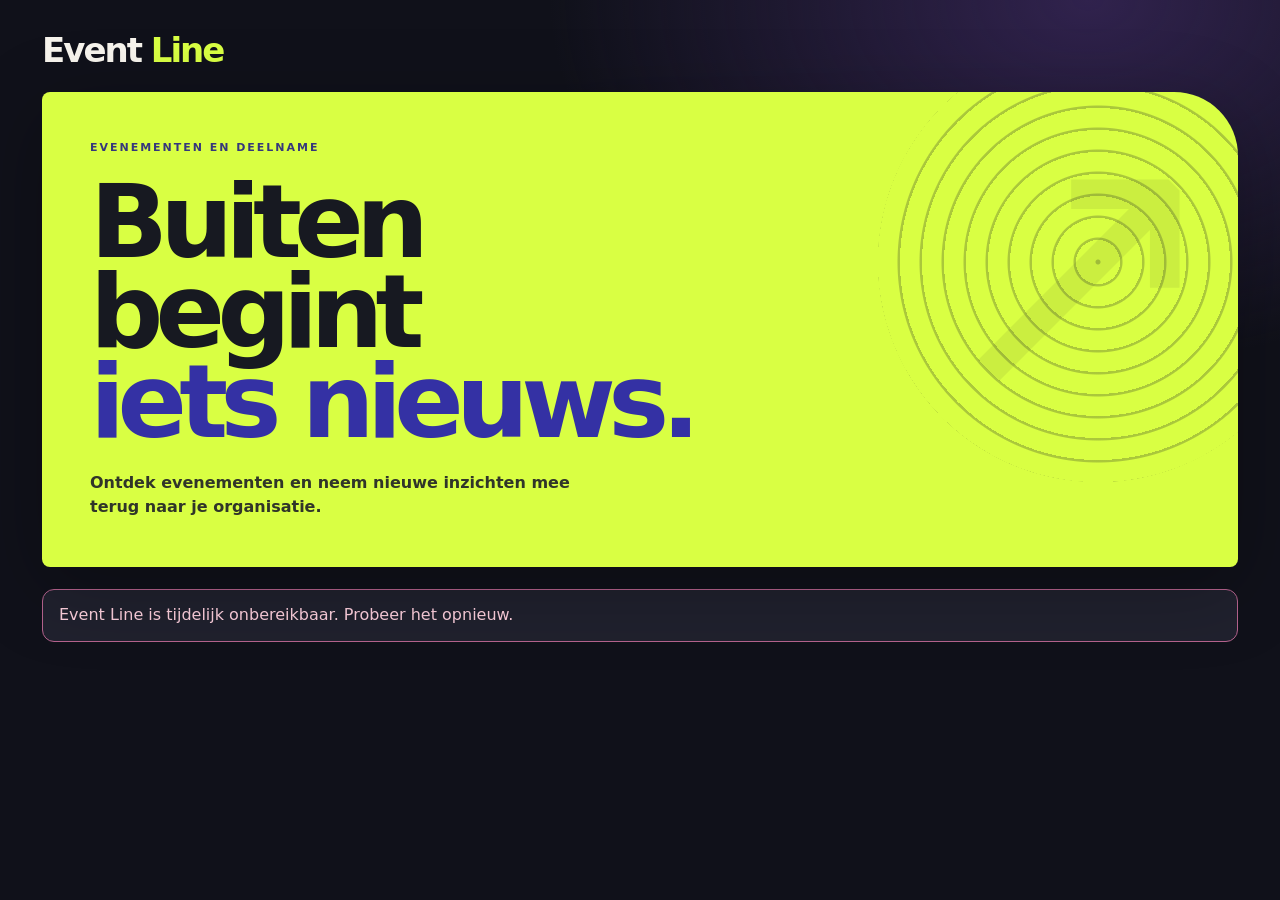
<file: index.html>
<!doctype html>
<html lang="nl">
<head>
  <meta charset="utf-8">
  <meta name="viewport" content="width=device-width,initial-scale=1">
  <meta name="referrer" content="no-referrer">
  <title>Event Line — evenementen en deelname</title>
  <link rel="stylesheet" href="eventlijn.css">
  <script src="eventlijn.js?v=20261127-account" defer></script>
</head>
<body>
  <main class="shell">
    <header class="top">
      <div class="app-brand">
        <button type="button" id="returnToSharon" aria-label="Terug naar Sharon" hidden>
          <img src="assets/sharon-logo.svg" width="28" height="28" alt="">
        </button>
        <div class="logo" aria-label="Event Line">Event <span>Line</span></div>
      </div>
      <div class="right" id="accountBar" hidden>
        <span class="chip" id="identity"></span>
        <button class="secondary" id="logout">Uitloggen</button>
      </div>
    </header>
    <section class="hero">
      <div>
        <p class="eyebrow">Evenementen en deelname</p>
        <h1>Buiten begint<br><em>iets nieuws.</em></h1>
        <p class="muted">Ontdek evenementen en neem nieuwe inzichten mee terug naar je organisatie.</p>
      </div>
      <button class="primary" id="addEvent" hidden>+ Evenement toevoegen</button>
    </section>
    <p class="status" id="status" role="status" hidden></p>
    <noscript><p>Schakel JavaScript in om Event Line te gebruiken.</p></noscript>
    <section id="access" class="panel" aria-label="Toegang tot Event Line" hidden>
      <h2 id="accessHeading">Inloggen</h2>
      <p class="muted" id="accessText" hidden></p>
      <form id="accessForm">
        <div class="fields" id="accessFields"></div>
        <button class="primary" id="accessSubmit">Inloggen</button>
      </form>
      <div id="accessOptions" class="actions"></div>
    </section>
    <section id="workspace" hidden>
      <nav class="tabs" aria-label="Onderdelen">
        <button class="tab" data-view="events">Ontdek</button>
        <button class="tab" data-view="requests">Deelname</button>
        <button class="tab" data-view="admin" hidden>Organisatie</button>
        <button class="tab" data-view="account" hidden>Sharon</button>
      </nav>
      <section id="eventsView" aria-labelledby="eventsHeading">
        <div class="stats">
          <div class="stat"><strong id="countEvents">0</strong><small>Evenementen</small></div>
          <div class="stat"><strong id="countUpcoming">0</strong><small>Aankomend of bezig</small></div>
          <div class="stat"><strong id="countRequests">0</strong><small>Zichtbare aanvragen</small></div>
        </div>
        <div class="toolbar">
          <div class="search"><input id="search" type="search" placeholder="Zoek evenement, onderwerp of locatie…" aria-label="Zoek evenementen"></div>
          <select id="filter" aria-label="Filter evenementen">
            <option value="all">Alle evenementen</option>
            <option value="upcoming">Aankomend of bezig</option>
            <option value="past">Afgelopen</option>
          </select>
        </div>
        <div class="sectionhead"><h2 id="eventsHeading">De wereld wacht.</h2></div>
        <div id="timeline" class="timeline"></div>
        <section class="spot" aria-labelledby="spotHeading">
          <h2 id="spotHeading">In de spotlights ✳</h2>
          <p>Ontdekkingen die collega’s vrijwillig hebben gedeeld.</p>
          <div id="spotlights"></div>
        </section>
      </section>
      <section id="requestsView" class="panel" aria-labelledby="requestHeading" hidden>
        <h2 id="requestHeading">Deelname</h2>
        <div id="requestList"></div>
      </section>
      <section id="adminView" class="panel" aria-labelledby="adminHeading" hidden>
        <h2 id="adminHeading">Organisatie</h2>
        <div class="actions"><button class="primary" id="invite">Medewerker uitnodigen</button></div>
        <h3>Medewerkers</h3>
        <div id="memberList"></div>
      </section>
      <section id="accountView" class="panel" aria-labelledby="accountHeading" hidden>
        <h2 id="accountHeading">Sharon</h2>
        <div id="linkSettings"></div>
      </section>
    </section>
  </main>
  <dialog class="dialog" id="dialog" aria-labelledby="dialogTitle" aria-describedby="dialogInfo">
    <h2 id="dialogTitle"></h2>
    <p class="muted" id="dialogInfo"></p>
    <p class="status" id="dialogStatus" role="status" hidden></p>
    <form id="dialogForm">
      <div id="dialogFields" class="fields"></div>
      <div class="footer">
        <button type="button" class="secondary" id="cancel">Annuleren</button>
        <button class="primary" id="submit">Opslaan</button>
      </div>
    </form>
  </dialog>
</body>
</html>
</file>
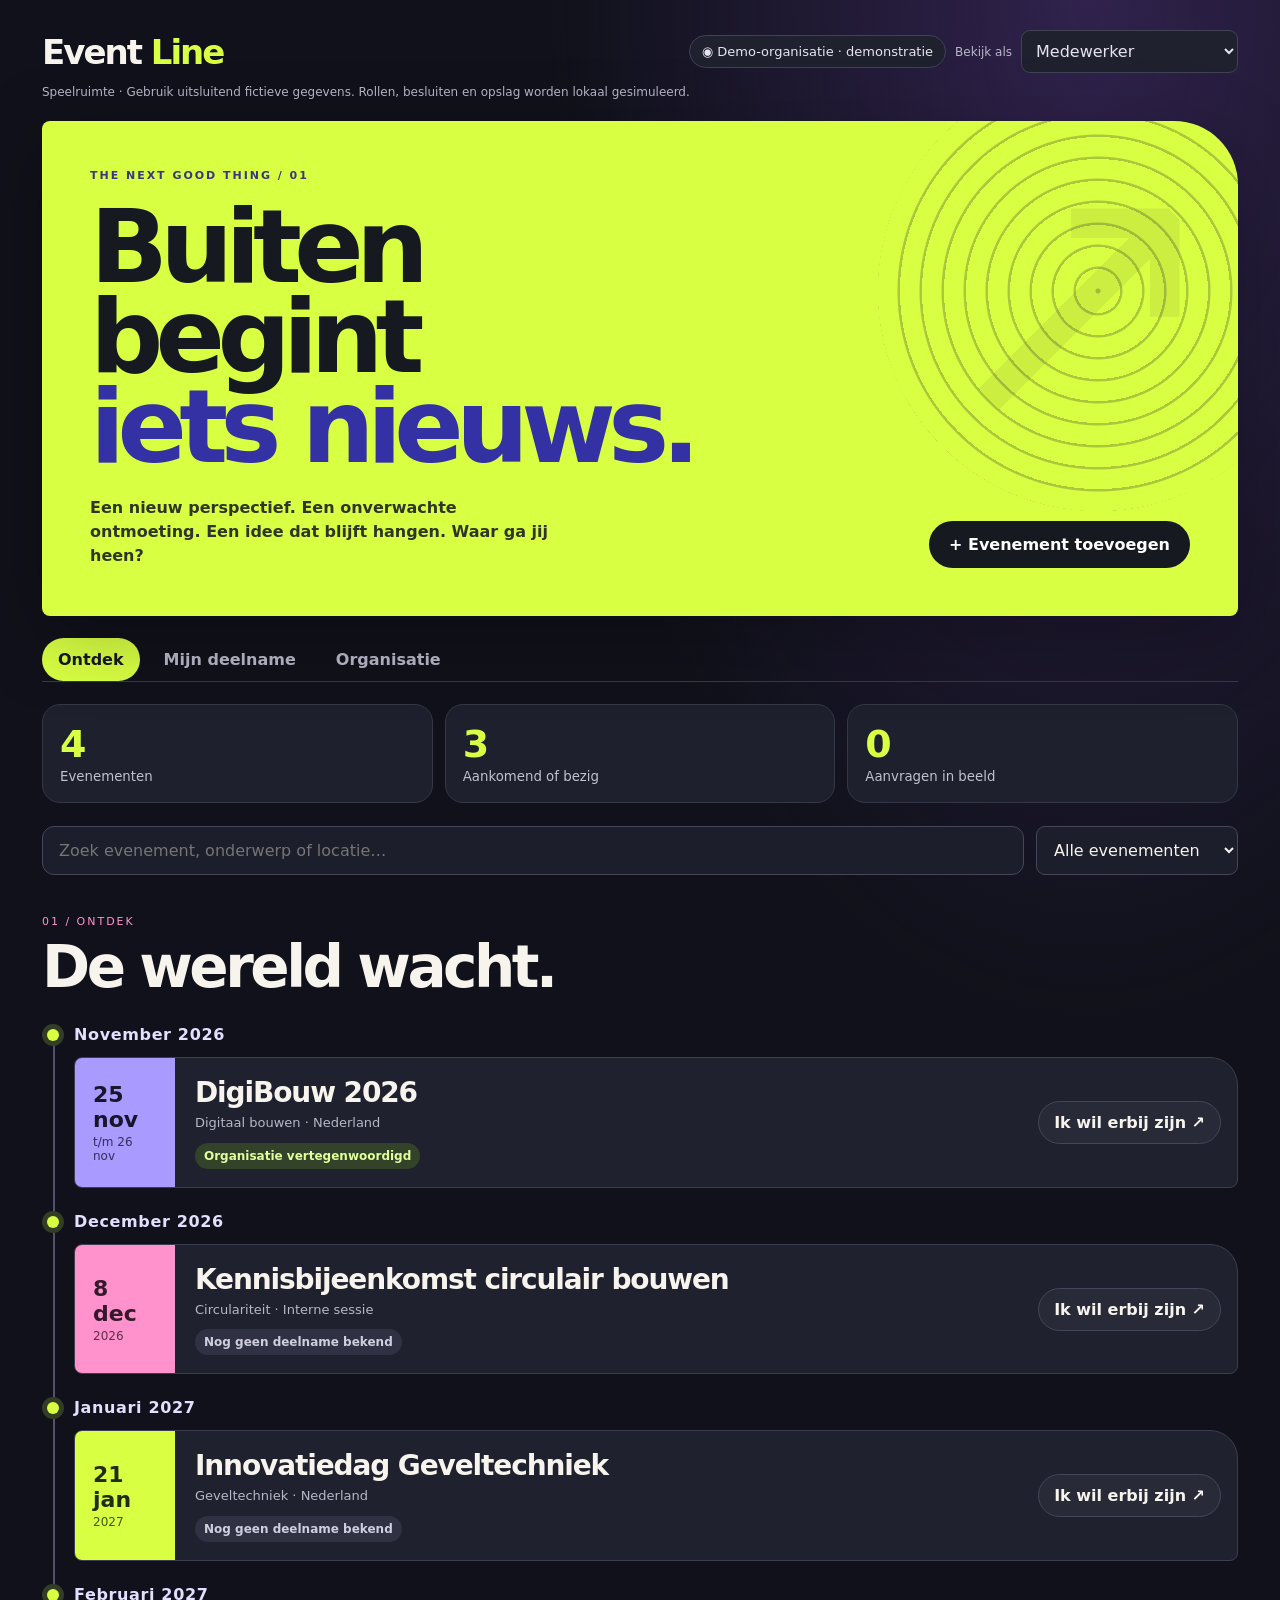
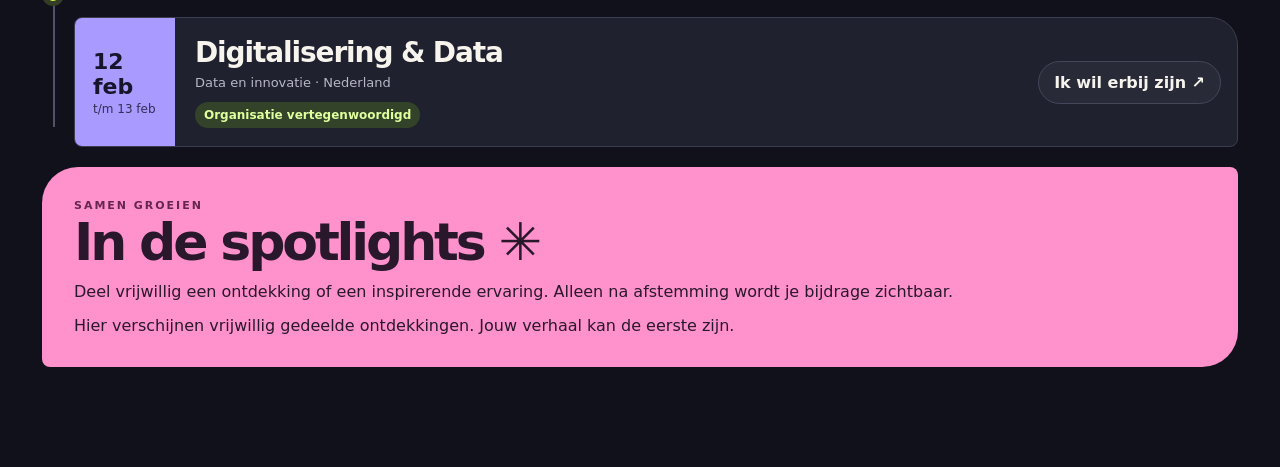
<file: demo.html>
<!doctype html><html lang="nl"><head><meta charset="utf-8"><meta name="viewport" content="width=device-width,initial-scale=1"><title>Event Line — evenementen & deelname</title><style>
:root{font-family:Inter,ui-sans-serif,system-ui,Arial;color:#1b2940;background:#f5f7fb}*{box-sizing:border-box}body{margin:0}button,input,select,textarea{font:inherit}button{cursor:pointer}button:focus-visible,input:focus-visible,select:focus-visible,textarea:focus-visible{outline:3px solid #93b4ff;outline-offset:2px}.shell{max-width:1160px;margin:auto;padding:25px 22px 80px}.top{display:flex;align-items:center;justify-content:space-between;gap:14px;flex-wrap:wrap}.logo{font-size:25px;font-weight:850;letter-spacing:-1px}.logo span{color:#5367db}.right{display:flex;align-items:center;gap:9px;flex-wrap:wrap}.chip{border:1px solid #dce2ee;border-radius:30px;padding:8px 12px;background:white;color:#56647a;font-size:13px}.notice{background:#fff8e8;border:1px solid #f3dda5;border-radius:12px;padding:12px 16px;margin:22px 0;color:#765515;font-size:13px}.hero{padding:35px 0 25px;display:flex;justify-content:space-between;gap:20px;align-items:end}.eyebrow{font-size:12px;letter-spacing:1.8px;color:#6576bd;text-transform:uppercase;font-weight:800}h1{font-size:clamp(30px,4.5vw,50px);line-height:1.12;letter-spacing:-1.7px;margin:9px 0 10px}p{line-height:1.5}.muted{color:#6c7890}.hero p{max-width:600px;margin:0}.primary{border:0;background:#4e61d5;color:white;padding:12px 17px;border-radius:10px;font-weight:750}.secondary{background:white;border:1px solid #d9e0ed;padding:11px 15px;border-radius:10px;color:#283a5b;font-weight:650}.danger{color:#b23838}.toolbar{display:flex;gap:12px;flex-wrap:wrap;align-items:center;margin:20px 0}.search{flex:1;min-width:220px}.search input{width:100%;padding:14px 16px;border:1px solid #dce3f0;border-radius:12px;background:white}select,input,textarea{border:1px solid #dce3f0;border-radius:9px;padding:10px;background:white;min-width:0}textarea{width:100%;min-height:82px;resize:vertical}.toolbar select{padding:13px}.tabs{display:flex;gap:7px;flex-wrap:wrap;margin:12px 0 22px}.tab{background:transparent;border:1px solid transparent;padding:11px 15px;border-radius:10px;color:#637087;font-weight:750}.tab.active{background:#e9edff;color:#3e50ba}.stats{display:grid;grid-template-columns:repeat(3,1fr);gap:12px;margin:0 0 23px}.stat{background:white;border:1px solid #e3e8f1;border-radius:14px;padding:17px}.stat strong{display:block;font-size:27px}.stat small{color:#728098}.timeline{position:relative;padding-left:32px;margin-top:16px}.timeline:before{content:'';position:absolute;left:11px;top:12px;bottom:20px;width:2px;background:#d8dff1}.month{font-weight:800;color:#5262aa;margin:24px 0 13px;position:relative;text-transform:capitalize}.month:before{content:'';position:absolute;left:-27px;top:4px;width:12px;height:12px;border-radius:50%;background:#6476dd;box-shadow:0 0 0 5px #e8ecff}.event{display:grid;grid-template-columns:94px 1fr auto;gap:20px;align-items:center;background:white;border:1px solid #e3e8f1;border-radius:15px;padding:20px;margin:12px 0;box-shadow:0 6px 20px #24345508}.date{font-size:22px;font-weight:850;color:#4458b7}.date span{display:block;font-size:12px;font-weight:500;color:#8490a4;margin-top:3px}.event h3{font-size:18px;margin:0 0 4px}.event p{font-size:13px;color:#7b879a;margin:0 0 10px}.tag{display:inline-block;border-radius:50px;padding:6px 9px;background:#e8f6ef;color:#237453;font-size:12px;font-weight:700}.tag.mutedtag{background:#eef1f6;color:#69778d}.tag.now{background:#fff0d8;color:#96651c}.panel{background:white;border:1px solid #e3e8f1;border-radius:15px;padding:22px;margin-top:16px}.panel h2{margin:0 0 14px}.item{padding:14px 0;border-bottom:1px solid #edf0f5;display:flex;justify-content:space-between;align-items:center;gap:14px;flex-wrap:wrap}.item:last-child{border-bottom:0}.item small{color:#748099}.actions{display:flex;gap:7px;flex-wrap:wrap}.empty{background:white;border:1px dashed #d6dfef;border-radius:12px;padding:26px;color:#7b8799}.overlay{position:fixed;inset:0;background:#16233a99;display:none;align-items:center;justify-content:center;padding:18px;z-index:10}.overlay.show{display:flex}.dialog{background:white;border-radius:18px;width:min(570px,100%);max-height:92vh;overflow:auto;padding:25px;box-shadow:0 20px 70px #17223835}.dialog h2{margin:0 0 7px}.fields{display:grid;grid-template-columns:1fr 1fr;gap:13px}.field{display:flex;flex-direction:column;gap:6px;margin:12px 0}.field label{font-size:13px;font-weight:700}.wide{grid-column:1/-1}.footer{display:flex;justify-content:flex-end;gap:8px;margin-top:20px}.hint{font-size:12px;color:#728097}.hidden{display:none!important}@media(max-width:720px){.event{grid-template-columns:1fr;gap:10px}.event .secondary{width:100%}.stats{grid-template-columns:1fr 1fr}.hero{display:block}.fields{grid-template-columns:1fr}.shell{padding:18px 14px 60px}}

:root{background:#f7f6f2;color:#18382f}.shell{max-width:1120px}.logo{color:#18382f;font-size:30px}.logo span{color:#e26c46}.hero{background:#173e33;color:#fff;border-radius:25px;padding:38px;margin:22px 0;position:relative;overflow:hidden;align-items:center}.hero:after{content:'✳';position:absolute;right:25px;top:-75px;font-size:250px;color:#ffffff0b;pointer-events:none}.hero .muted{color:#d4e5d9}.hero .eyebrow{color:#f8bc83}.hero h1{max-width:650px;font-size:clamp(36px,6vw,65px)}.primary{background:#e8a55e;color:#173e33;position:relative;z-index:1}.secondary{color:#235a48;border-color:#d4e0d7}.tab.active{background:#dcebe1;color:#174b39}.month{color:#32634f}.month:before{background:#e18b54;box-shadow:0 0 0 5px #f7e7d6}.timeline:before{background:#cbded1}.event{border:1px solid #e3e5dd;box-shadow:0 8px 25px #173e3308;grid-template-columns:100px 1fr auto;padding:0;overflow:hidden}.event .date{background:#e5eee3;color:#235a48;align-self:stretch;display:flex;flex-direction:column;justify-content:center;padding:18px}.event>div:nth-child(2){padding:18px 0}.event>button{margin:16px}.event:nth-of-type(3n+2) .date{background:#f9e5d4;color:#88452b}.event:nth-of-type(3n+3) .date{background:#e9e4f4;color:#554674}.stat{border:0;background:#fff}.stat strong{color:#235a48}.notice{background:transparent;border:0;padding:0;color:#66766d;margin:12px 0;font-size:12px}.spot{background:#f8e6d4;border-radius:18px;padding:24px;margin:20px 0}.spot h2{margin:0 0 8px}.spot p{margin:0 0 12px}.spotitem{background:#fff9f2;border-radius:12px;padding:14px;margin-top:8px}.tag{white-space:normal}.hero .primary{flex-shrink:0}.progress{font-size:12px;color:#32634f;margin-top:7px}.dialog{border-radius:24px}.event h3{font-size:20px}.toast{position:fixed;bottom:20px;left:50%;transform:translateX(-50%);background:#173e33;color:white;padding:14px 20px;border-radius:12px;z-index:30;max-width:90%;box-shadow:0 5px 25px #0003}.confetti{position:fixed;top:-20px;z-index:40;pointer-events:none;animation:fall 1.5s ease-in forwards}@keyframes fall{to{transform:translateY(110vh) rotate(480deg);opacity:0}}@media(prefers-reduced-motion:reduce){.confetti{display:none}}@media(max-width:720px){.hero{padding:25px}.hero .primary{margin-top:20px}.event{grid-template-columns:76px 1fr;gap:10px}.event .date{padding:12px;font-size:17px}.event>div:nth-child(2){padding:12px 10px 0 0}.event>button{grid-column:1/-1;width:auto!important;margin:0 12px 12px}.timeline{padding-left:22px}.timeline:before{left:4px}.month:before{left:-23px}.stats{grid-template-columns:repeat(3,1fr);gap:6px}.stat{padding:10px}.stat strong{font-size:22px}.stat small{font-size:11px}}

:root{font-family:ui-sans-serif,system-ui,sans-serif;background:#10111a;color:#f7f4ed;color-scheme:dark;--acid:#d9ff43;--pink:#ff91cc;--violet:#a99aff}body{background:radial-gradient(ellipse at 85% 0%,#30224d 0%,transparent 35%),#10111a}.shell{max-width:1240px;padding-top:30px}.logo{color:#f7f4ed;font-size:34px;letter-spacing:-2px}.logo span{color:var(--acid)}.chip,.right select{background:#20212e;color:#e7e4f1;border:1px solid #414253}.notice,.hint,.muted{color:#b8b7c8}.hero{isolation:isolate;min-height:350px;background:#d9ff43;color:#171921;border-radius:8px 64px 8px 8px;padding:48px;box-shadow:0 20px 80px #0004}.hero:before{content:'';position:absolute;z-index:-1;width:440px;height:440px;right:-80px;top:-50px;border-radius:50%;background:repeating-radial-gradient(circle at center,#171921 0 2px,transparent 3px 22px);opacity:.24;transform:rotate(-20deg)}.hero:after{content:'↗';font-size:clamp(130px,28vw,370px);right:10px;top:-35px;color:#17192112;z-index:-1}.hero h1{font-size:clamp(48px,8vw,105px);letter-spacing:-.075em;line-height:.88;margin:20px 0 24px;font-weight:900}.hero h1 em{font-style:normal;color:#3431a4}.hero .eyebrow{color:#36377c}.hero .muted{color:#303529;max-width:480px;font-weight:550}.primary{background:var(--acid);color:#171921;border-radius:99px;padding:14px 20px}.hero .primary{background:#171921;color:#fff;align-self:flex-end}.secondary{background:#292a38;color:#f7f4ed;border:1px solid #454659;border-radius:99px}.primary:hover,.secondary:hover{transform:translateY(-2px)}button{transition:transform .18s,background .18s}.tabs{border-bottom:1px solid #383946;gap:8px}.tab{color:#b8b7c8;border-radius:99px}.tab.active{background:var(--acid);color:#171921}.stat{background:#1e202d;border:1px solid #363746;border-radius:18px}.stat strong{color:var(--acid);font-size:38px;letter-spacing:-2px}.stat small{color:#c1c0cf}.search input,select,input,textarea{background:#1c1e2b;color:#f7f4ed;border-color:#454659}.sectionhead{margin:35px 0 15px}.sectionhead span,.eyebrow{color:var(--pink);font-size:11px;letter-spacing:.18em}.sectionhead h2{font-size:clamp(32px,5vw,58px);letter-spacing:-.06em;margin:4px 0}.timeline:before{background:#51516b}.month{color:#e2dfff;letter-spacing:.04em}.month:before{background:var(--acid);box-shadow:0 0 0 5px #333c25}.event{background:#20212e;border:1px solid #3c3d50;border-radius:8px 28px 8px 8px;box-shadow:none;transition:border-color .2s,transform .2s}.event:hover{border-color:var(--acid);transform:translateX(3px)}.event .date{background:var(--violet);color:#16152b}.event:nth-of-type(3n+2) .date{background:var(--pink);color:#35192b}.event:nth-of-type(3n+3) .date{background:var(--acid);color:#222b14}.date span{color:inherit;opacity:.8}.event h3{font-size:clamp(19px,2.5vw,28px);letter-spacing:-.04em}.event p,.item small{color:#b8b7c8}.tag{background:#334329;color:#e0ff9e}.tag.mutedtag{background:#303243;color:#d0cfe0}.spot{background:#ff91cc;color:#29182b;border-radius:36px 8px 36px 8px;padding:32px}.spot .eyebrow{color:#65264f}.spot h2{font-size:clamp(28px,5vw,52px);letter-spacing:-.06em}.spotitem{background:#ffe1f1;color:#29182b}.panel,.dialog,.empty{background:#20212e;color:#f7f4ed;border-color:#454659}.empty{color:#c1c0cf}.item{border-color:#3c3d50}.danger{color:#ffadbc}.toast{background:var(--acid);color:#171921}.overlay{background:#080913bb;backdrop-filter:blur(8px)}@media(max-width:720px){.shell{padding:16px 12px 50px}.hero{min-height:0;padding:27px 22px;border-radius:8px 38px 8px 8px}.hero h1{font-size:clamp(44px,11vw,72px)}.hero:before{right:-260px}.hero .primary{margin-top:24px}.stat strong{font-size:27px}.spot{padding:23px}.search{min-width:100%}.event:hover{transform:none}}@media(prefers-reduced-motion:reduce){*{transition:none!important}}
</style></head><body><div class="shell"><header class="top"><div class="logo">Event <span>Line</span></div><div class="right"><span class="chip">◉ Demo-organisatie · demonstratie</span><label for="role" class="hint">Bekijk als</label><select id="role"><option value="employee">Medewerker</option><option value="manager">Leidinggevende</option><option value="admin">Organisatiebeheerder</option></select></div></header><div class="notice">Speelruimte · Gebruik uitsluitend fictieve gegevens. Rollen, besluiten en opslag worden lokaal gesimuleerd.</div><section class="hero"><div><div class="eyebrow">THE NEXT GOOD THING / 01</div><h1>Buiten begint<br><em>iets nieuws.</em></h1><p class="muted">Een nieuw perspectief. Een onverwachte ontmoeting. Een idee dat blijft hangen. Waar ga jij heen?</p></div><button class="primary" id="add">+ Evenement toevoegen</button></section><nav class="tabs" aria-label="Onderdelen"><button class="tab active" data-view="events">Ontdek</button><button class="tab" data-view="requests">Mijn deelname</button><button class="tab" data-view="admin">Organisatie</button></nav><section id="eventsView"><div class="stats"><div class="stat"><strong id="countEvents">0</strong><small>Evenementen</small></div><div class="stat"><strong id="countUpcoming">0</strong><small>Aankomend of bezig</small></div><div class="stat"><strong id="countRequests">0</strong><small>Aanvragen in beeld</small></div></div><div class="toolbar"><div class="search"><input id="search" placeholder="Zoek evenement, onderwerp of locatie…" aria-label="Zoek evenementen"></div><select id="filter" aria-label="Filter evenementen"><option value="all">Alle evenementen</option><option value="upcoming">Aankomend / bezig</option><option value="past">Afgelopen</option></select></div><div class="sectionhead"><span>01 / ONTDEK</span><h2>De wereld wacht.</h2></div><div id="timeline" class="timeline"></div><section class="spot"><div class="eyebrow">Samen groeien</div><h2>In de spotlights ✳</h2><p>Deel vrijwillig een ontdekking of een inspirerende ervaring. Alleen na afstemming wordt je bijdrage zichtbaar.</p><div id="spotlights"></div></section></section><section id="requestsView" class="hidden"><div class="panel"><h2 id="requestHeading">Mijn aanvragen</h2><p class="muted" id="requestIntro"></p><div id="requestList"></div></div></section><section id="adminView" class="hidden"><div class="panel"><h2>Organisatie-instellingen</h2><p>Demo-organisatie is in deze demo de eerste organisatie. De organisatiebeheerder beoordeelt nieuwe accounts en neemt definitieve besluiten.</p><div class="item"><div><b>Nieuwe medewerker</b><br><small>Registratie wacht op bevestiging door organisatiebeheer</small></div><span class="tag mutedtag">Demo: nog niet gekoppeld</span></div><div class="item"><div><b>Gegevensopslag</b><br><small>JSON-export voor testdoeleinden; geen centrale opslag</small></div><button class="secondary" id="export">Exporteer demo-JSON</button></div><div class="item"><div><b>Demo opnieuw beginnen</b><br><small>Verwijdert alleen de lokaal opgeslagen testgegevens in deze browser</small></div><button class="secondary danger" id="reset">Reset demo</button></div></div></section></div><div class="overlay" id="overlay" role="dialog" aria-modal="true" aria-labelledby="dialogTitle"><div class="dialog"><h2 id="dialogTitle"></h2><p class="muted" id="dialogInfo"></p><form id="form"><div id="fields"></div><div class="footer"><button type="button" class="secondary" id="cancel">Annuleren</button><button type="submit" class="primary" id="submit">Opslaan</button></div></form></div></div><script>
const seed=[{id:'ev1',title:'DigiBouw 2026',start:'2026-11-25',end:'2026-11-26',location:'Nederland',topic:'Digitaal bouwen',represented:true},{id:'ev2',title:'Kennisbijeenkomst circulair bouwen',start:'2026-12-08',end:'2026-12-08',location:'Interne sessie',topic:'Circulariteit',represented:false},{id:'ev3',title:'Innovatiedag Geveltechniek',start:'2027-01-21',end:'2027-01-21',location:'Nederland',topic:'Geveltechniek',represented:false},{id:'ev4',title:'Digitalisering & Data',start:'2027-02-12',end:'2027-02-13',location:'Nederland',topic:'Data en innovatie',represented:true}];const makeId=()=> 'demo-'+Date.now().toString(36)+'-'+Math.random().toString(36).slice(2);const key='eventlijn-demo-v4';let state;try{state=JSON.parse(localStorage.getItem(key))}catch{}if(!state||!Array.isArray(state.events)||!Array.isArray(state.requests))state={events:JSON.parse(JSON.stringify(seed)),requests:[]};for(const r of state.requests){r.status=r.status.replace(/Bij Vera/g,'Bij organisatiebeheer').replace(/door Vera/g,'door organisatiebeheer');for(const h of r.history||[])h.note=h.note.replace(/Vera/g,'Organisatiebeheer')}const demoEmail='medewerker@example.test',demoManager='manager@example.test';let role='employee',view='events',selected=null,mode='';const $=id=>document.getElementById(id),save=()=>{try{localStorage.setItem(key,JSON.stringify(state))}catch{}},fmt=s=>new Date(s+'T12:00:00').toLocaleDateString('nl-NL',{day:'numeric',month:'short'}),month=s=>new Date(s+'T12:00:00').toLocaleDateString('nl-NL',{month:'long',year:'numeric'}),today=()=>new Date().toLocaleDateString('sv-SE'),norm=s=>(s||'').toLowerCase().normalize('NFD').replace(/[\u0300-\u036f]/g,'').replace(/[^a-z0-9]/g,'');function distance(a,b){a=norm(a);b=norm(b);const d=Array.from({length:a.length+1},(_,i)=>[i]);for(let j=1;j<=b.length;j++)d[0][j]=j;for(let i=1;i<=a.length;i++)for(let j=1;j<=b.length;j++)d[i][j]=Math.min(d[i-1][j]+1,d[i][j-1]+1,d[i-1][j-1]+(a[i-1]===b[j-1]?0:1));return d[a.length][b.length]}function field(name,label,type='text',required=true,extra=''){return `<div class="field"><label for="f_${name}">${label}</label><input id="f_${name}" name="${name}" type="${type}" ${required?'required':''} ${extra}></div>`}function textarea(name,label,required=true){return `<div class="field wide"><label for="f_${name}">${label}</label><textarea id="f_${name}" name="${name}" ${required?'required':''}></textarea></div>`}function open(title,info,html,action,button='Opslaan'){mode=action;$('dialogTitle').textContent=title;$('dialogInfo').textContent=info;$('fields').innerHTML=`<div class="fields">${html}</div>`;$('submit').textContent=button;$('overlay').classList.add('show');$('fields').querySelector('input')?.focus()}function close(){$('overlay').classList.remove('show')}function render(){const q=norm($('search').value),f=$('filter').value,now=today();const list=state.events.filter(e=>(!q||norm(e.title+' '+e.topic+' '+e.location).includes(q)||distance(e.title,q)<=2)&&(f==='all'||(f==='upcoming'?e.end>=now:e.end<now))).sort((a,b)=>a.start.localeCompare(b.start));$('countEvents').textContent=state.events.length;$('countUpcoming').textContent=state.events.filter(e=>e.end>=now).length;$('countRequests').textContent=state.requests.filter(r=>role==='admin'||(role==='manager'?r.manager===demoManager:r.email===demoEmail)).length;$('timeline').replaceChildren();if(!list.length){$('timeline').innerHTML='<div class="empty">Geen evenementen gevonden. Je kunt zelf een evenement toevoegen.</div>';return}let last='';for(const e of list){const m=month(e.start);if(m!==last){const h=document.createElement('div');h.className='month';h.textContent=m;$('timeline').append(h);last=m}const card=document.createElement('article');card.className='event';const date=document.createElement('div');date.className='date';date.textContent=fmt(e.start);const sub=document.createElement('span');sub.textContent=e.start!==e.end?'t/m '+fmt(e.end):e.start.slice(0,4);date.append(sub);const info=document.createElement('div'),h=document.createElement('h3');h.textContent=e.title;const p=document.createElement('p');p.textContent=e.topic+' · '+e.location;const tag=document.createElement('span');tag.className='tag'+((e.represented||state.requests.some(r=>r.eventId===e.id&&['Goedgekeurd','Evaluatie open','Afgesloten'].includes(r.status)))?'':' mutedtag');tag.textContent=(e.represented||state.requests.some(r=>r.eventId===e.id&&['Goedgekeurd','Evaluatie open','Afgesloten'].includes(r.status)))?'Organisatie vertegenwoordigd':'Nog geen deelname bekend';info.append(h,p,tag);const b=document.createElement('button');b.className='secondary';b.textContent='Ik wil erbij zijn ↗';b.onclick=()=>request(e);card.append(date,info,b);$('timeline').append(card)}}function request(e){selected=e;open('Deelname aanvragen',e.title+' · '+fmt(e.start)+(e.start===e.end?'':' – '+fmt(e.end)),field('name','Naam','text',true,'value="Demo medewerker"')+field('email','Zakelijk e-mailadres','email',true,'value="medewerker@example.test" readonly')+field('manager','E-mailadres leidinggevende','email',true,'value="manager@example.test" readonly')+field('day','Bezoekdag','date',true,`min="${e.start}" max="${e.end}" value="${e.start}"`)+textarea('goal','Wat wil je ontdekken?')+textarea('benefit','Wat kan dit jouw organisatie brengen?'),'request','Aanvraag vastleggen')}function addEvent(){open('Nieuw evenement','Controleer eerst of het evenement al in de tijdlijn staat.',field('title','Naam evenement')+field('start','Startdatum','date')+field('end','Einddatum','date')+field('location','Locatie','text',false)+field('topic','Onderwerp','text',false),'event','Evenement toevoegen');$('f_title').addEventListener('input',()=>{const v=$('f_title').value;const matches=state.events.filter(e=>norm(v).length>3&&(norm(e.title).includes(norm(v))||distance(e.title,v)<=3));$('dialogInfo').textContent=matches.length?'Mogelijk al aanwezig: '+matches.map(e=>e.title).join(', '):'Controleer eerst of het evenement al in de tijdlijn staat.'})}function requestList(){const list=$('requestList');list.replaceChildren();$('requestHeading').textContent=role==='employee'?'Mijn aanvragen':role==='manager'?'Aanvragen ter beoordeling':'Centrale aanvragen';$('requestIntro').textContent=role==='employee'?'In deze demo zijn aanvragen lokaal zichtbaar. Er is nog geen echte accountcontrole.':role==='manager'?'Voorbeeld van de eerste goedkeuringsstap.':'De organisatiebeheerder ziet alle aanvragen, inclusief openstaande beoordelingen en evaluaties.';if(!state.requests.length){list.innerHTML='<div class="empty">Nog geen aanvragen. Maak een aanvraag via de tijdlijn.</div>';return}for(const r of [...state.requests].filter(r=>role==='admin'||(role==='manager'?r.manager===demoManager:r.email===demoEmail)).reverse()){const e=state.events.find(x=>x.id===r.eventId);const item=document.createElement('div');item.className='item';const d=document.createElement('div');const b=document.createElement('b');b.textContent=(e?.title||'Evenement')+' · '+r.name;const sm=document.createElement('small');sm.textContent=`${r.day} · ${r.status} · ${r.email}`;d.append(b,document.createElement('br'),sm);const goal=document.createElement('p');goal.textContent=r.goal||'';d.append(goal);if(r.benefit){const benefit=document.createElement('small');benefit.textContent=r.benefit;d.append(benefit)}const a=document.createElement('div');a.className='actions';function btn(label,fn){const x=document.createElement('button');x.className='secondary';x.textContent=label;x.onclick=fn;a.append(x)}if(role==='manager'&&r.status==='Bij leidinggevende'){btn('Goedkeuren',()=>change(r,'Bij organisatiebeheer','Leidinggevende akkoord'));btn('Afwijzen',()=>change(r,'Afgewezen door leidinggevende','Leidinggevende afgewezen'))}if(role==='admin'){if(r.status==='Bij organisatiebeheer'){btn('Definitief akkoord',()=>change(r,'Goedgekeurd','Organisatiebeheer akkoord'));btn('Afwijzen',()=>change(r,'Afgewezen door organisatiebeheer','Organisatiebeheer afgewezen'))}if(r.status==='Goedgekeurd'){btn('Deelname intrekken',()=>change(r,'Ingetrokken door organisatiebeheer','Organisatiebeheer heeft deelname ingetrokken'))}if(r.status==='Goedgekeurd'||r.status==='Evaluatie open'){btn('Afsluiten',()=>closeOut(r))}}if(role==='employee'&&(r.status==='Goedgekeurd'||r.status==='Evaluatie open'))btn('Terugkoppeling',()=>evaluation(r));if(role==='employee'&&r.status==='Afgesloten'&&!r.spot)btn('In de spotlights',()=>spot(r));if(role==='admin'&&r.spot&&!r.spot.published)btn('Publiceren na afstemming',()=>{if(confirm('Is de tekst afgestemd met de medewerker?')){r.spot.published=true;save();renderSpots();requestList()}});if(r.spot&&r.spot.published&&(role==='employee'||role==='admin'))btn('Spotlight intrekken',()=>{r.spot.published=false;save();renderSpots();requestList()});item.append(d,a);list.append(item)}}function change(r,status,note){r.status=status;r.history.push({at:new Date().toISOString(),note});save();requestList();render()}function evaluation(r){selected=r;open('Terugkoppeling','Leg kort vast wat het evenement heeft opgeleverd.',textarea('outcome','Wat heb je daadwerkelijk opgehaald?')+field('reference','Waar is eventuele kennis opgeslagen? (link of locatie)', 'text',false),'evaluation','Terugkoppeling opslaan')}function closeOut(r){selected=r;open('Deelname afsluiten','De organisatiebeheerder kan ook na mondeling contact afsluiten.',`<div class="field wide"><label for="f_result">Afsluitreden</label><select name="result" id="f_result"><option>Doel behaald</option><option>Vervolgactie nodig</option><option>Doel niet behaald</option><option>Mondeling afgehandeld</option><option>Administratief afgesloten</option></select></div>`+textarea('note','Korte toelichting',false)+field('reference','Verwijzing naar opgeslagen kennis', 'text',false),'close','Afsluiten')}function spot(r){selected=r;open('Jouw moment in de spotlights','Vrijwillig. De organisatiebeheerder publiceert pas na afstemming.',textarea('spot','Welke ontdekking wil je delen?'),'spot','Voorstellen')}function renderSpots(){const el=$('spotlights');el.replaceChildren();const rows=state.requests.filter(r=>r.spot?.published);if(!rows.length){el.textContent='Hier verschijnen vrijwillig gedeelde ontdekkingen. Jouw verhaal kan de eerste zijn.';return}for(const r of rows){const d=document.createElement('div');d.className='spotitem';const h=document.createElement('strong');h.textContent=r.name+' · '+(state.events.find(e=>e.id===r.eventId)?.title||'Evenement');const p=document.createElement('p');p.textContent=r.spot.text;d.append(h,p);el.append(d)}}function celebrate(message){const t=document.createElement('div');t.className='toast';t.setAttribute('role','status');t.textContent=message;document.body.append(t);setTimeout(()=>t.remove(),3500);for(let i=0;i<22;i++){const c=document.createElement('span');c.className='confetti';c.textContent='✦';c.style.left=Math.random()*100+'vw';c.style.color=['#e8a55e','#32735a','#e26c46'][i%3];c.style.animationDelay=Math.random()*.35+'s';document.body.append(c);setTimeout(()=>c.remove(),2000)}}function exportJson(){const blob=new Blob([JSON.stringify({schemaVersion:2,organization:'Demo-organisatie',...state},null,2)],{type:'application/json'});const url=URL.createObjectURL(blob),a=document.createElement('a');a.href=url;a.download='eventlijn-demo.json';a.click();setTimeout(()=>URL.revokeObjectURL(url),1000)}$('form').onsubmit=ev=>{ev.preventDefault();const data={};new FormData(ev.target).forEach((value,key)=>{data[key]=value});if(mode==='event'){if(data.end<data.start){alert('Einddatum moet op of na de startdatum liggen.');return}const dup=state.events.find(e=>norm(e.title)===norm(data.title)&&e.start<=data.end&&e.end>=data.start);if(dup){alert('Dit evenement bestaat al in de gekozen periode. Gebruik de bestaande kaart.');return}state.events.push({id:makeId(),...data,represented:false})}else if(mode==='request'){state.requests.push({id:makeId(),eventId:selected.id,...data,status:'Bij leidinggevende',history:[{at:new Date().toISOString(),note:'Aanvraag lokaal aangemaakt'}]});celebrate('Aanvraag vastgelegd! Op naar iets nieuws.');}else if(mode==='spot'){selected.spot={text:data.spot,published:false};celebrate('Je bijdrage is klaar voor afstemming.');}else if(mode==='evaluation'){selected.outcome=data.outcome;selected.reference=data.reference;selected.status='Evaluatie open';selected.history.push({at:new Date().toISOString(),note:'Terugkoppeling ingevuld'})}else if(mode==='close'){selected.result=data.result;selected.note=data.note;selected.reference=data.reference||selected.reference||'';selected.status='Afgesloten';selected.history.push({at:new Date().toISOString(),note:'Afgesloten: '+data.result})}save();close();render();renderSpots();requestList();if(mode==='request'){view='requests';switchView()} };function switchView(){for(const v of ['events','requests','admin'])$(v+'View').classList.toggle('hidden',v!==view);document.querySelectorAll('[data-view]').forEach(b=>b.classList.toggle('active',b.dataset.view===view));requestList()}document.querySelectorAll('[data-view]').forEach(b=>b.onclick=()=>{view=b.dataset.view;switchView()});$('role').onchange=e=>{role=e.target.value;requestList()};$('search').oninput=render;$('filter').onchange=render;$('add').onclick=addEvent;$('cancel').onclick=close;$('overlay').onclick=e=>{if(e.target===$('overlay'))close()};document.addEventListener('keydown',e=>{if(e.key==='Escape')close()});$('export').onclick=exportJson;$('reset').onclick=()=>{if(confirm('Alle lokale demo-aanvragen en toegevoegde evenementen wissen?')){state={events:JSON.parse(JSON.stringify(seed)),requests:[]};save();render();requestList()}};render();renderSpots();switchView();
</script></body></html>
</file>
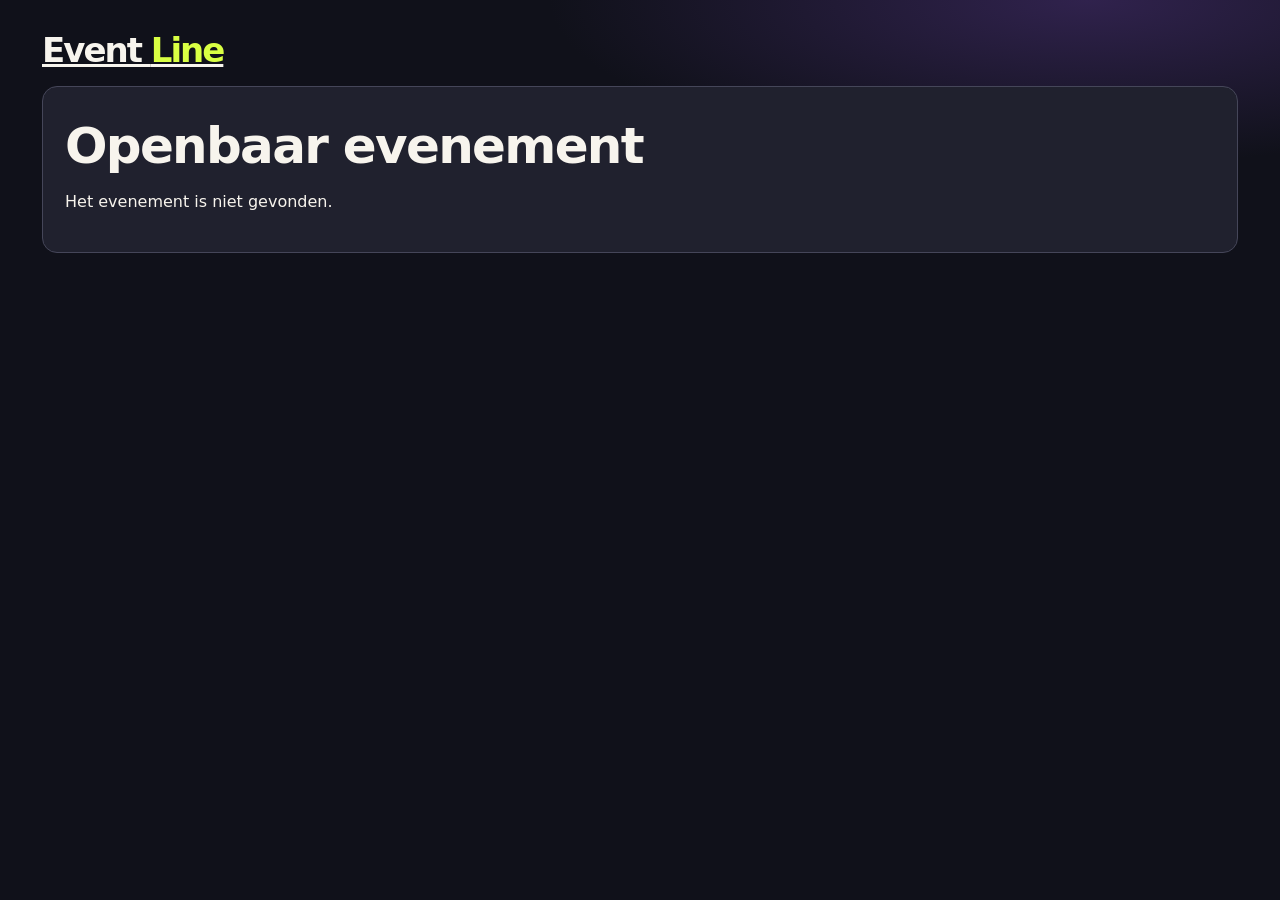
<file: openbaar.html>
<!doctype html>
<html lang="nl">
<head>
  <meta charset="utf-8">
  <meta name="viewport" content="width=device-width,initial-scale=1">
  <meta name="referrer" content="no-referrer">
  <title>Openbaar evenement — Event Line</title>
  <link rel="stylesheet" href="eventlijn.css">
  <script src="openbaar.js" defer></script>
</head>
<body>
  <main class="shell">
    <a class="logo" href="./">Event <span>Line</span></a>
    <section class="panel" aria-labelledby="event-title">
      <h1 id="event-title">Openbaar evenement</h1>
      <p id="event-period" aria-live="polite">Evenement laden…</p>
      <p id="event-location" hidden></p>
      <p id="event-topic" hidden></p>
      <noscript><p>Schakel JavaScript in om het evenement te bekijken.</p></noscript>
    </section>
  </main>
</body>
</html>
</file>
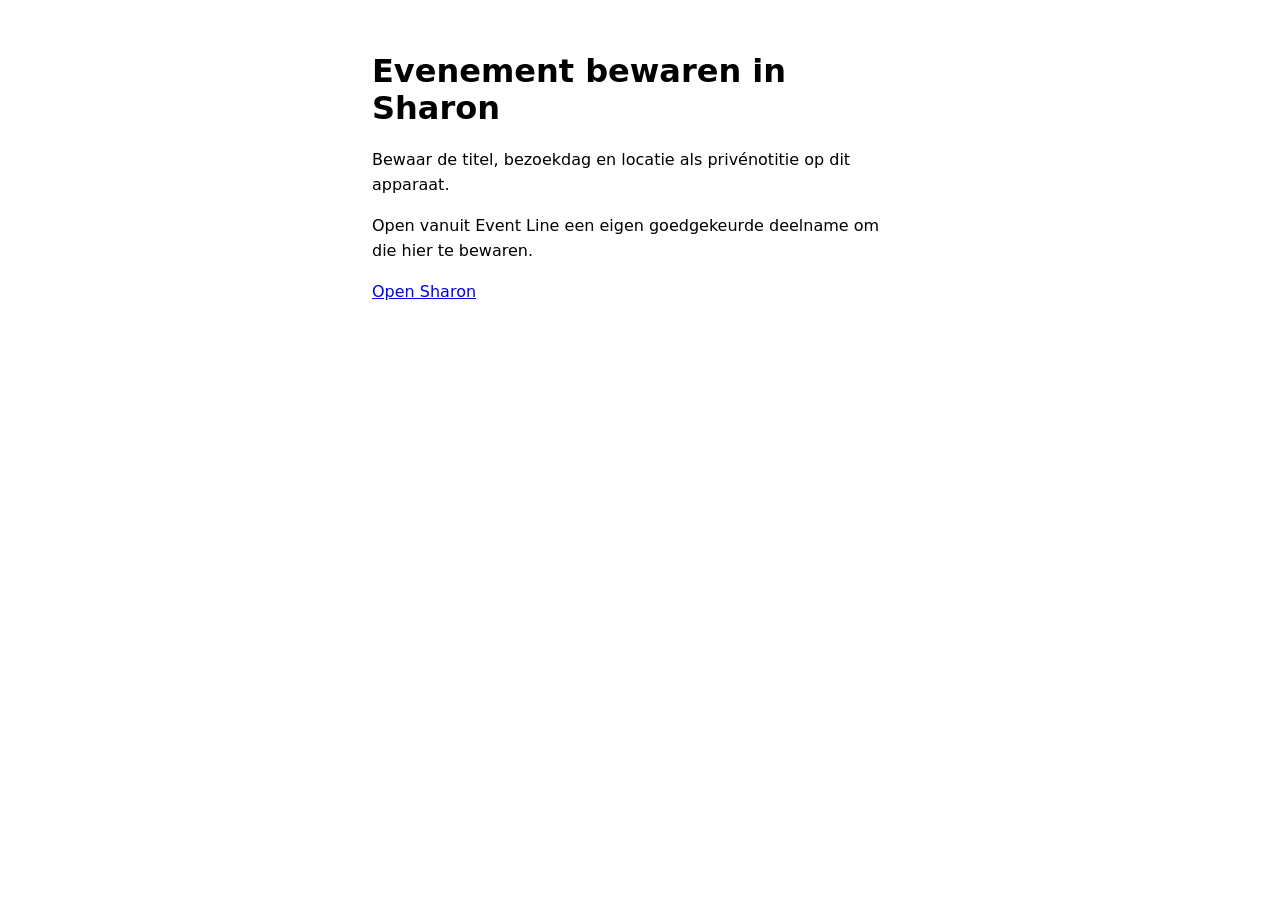
<file: integrations/sharon/eventlijn.html>
<!doctype html>
<html lang="nl">
<head>
  <meta charset="utf-8">
  <meta name="viewport" content="width=device-width, initial-scale=1">
  <meta name="referrer" content="no-referrer">
  <meta name="robots" content="noindex, nofollow">
  <meta http-equiv="Content-Security-Policy" content="default-src 'none'; script-src 'self'; style-src 'unsafe-inline'; base-uri 'none'; form-action 'none'">
  <title>Event Line in Sharon</title>
  <style>
    :root { color-scheme: light dark; font: 1rem/1.55 system-ui, sans-serif; }
    body { box-sizing: border-box; margin: 0 auto; max-width: 36rem; padding: 2rem 1.25rem; }
    h1 { line-height: 1.15; }
    article { border: 1px solid currentColor; border-radius: 1rem; padding: 1rem; overflow-wrap: anywhere; }
    button, a { font: inherit; }
    button { margin-right: 0.75rem; min-height: 2.75rem; padding: 0.35rem 0.9rem; }
  </style>
  <script type="module" src="./eventlijn-handoff.js"></script>
</head>
<body>
  <main>
    <h1>Evenement bewaren in Sharon</h1>
    <p>Bewaar de titel, bezoekdag en locatie als privénotitie op dit apparaat.</p>
    <article id="event" aria-labelledby="title" hidden>
      <h2 id="title"></h2>
      <p id="details"></p>
      <button id="save" type="button">Bewaar in Notities en lijsten</button>
    </article>
    <p id="status" role="status"></p>
    <a href="./">Open Sharon</a>
    <noscript><p>Schakel JavaScript in om de notitie lokaal te bewaren.</p></noscript>
  </main>
</body>
</html>
</file>
<file: eventlijn.css>
:root{font-family:Inter,ui-sans-serif,system-ui,Arial;color:#1b2940;background:#f5f7fb}*{box-sizing:border-box}body{margin:0}button,input,select,textarea{font:inherit}button{cursor:pointer}button:focus-visible,input:focus-visible,select:focus-visible,textarea:focus-visible{outline:3px solid #93b4ff;outline-offset:2px}.shell{max-width:1160px;margin:auto;padding:25px 22px 80px}.top{display:flex;align-items:center;justify-content:space-between;gap:14px;flex-wrap:wrap}.logo{font-size:25px;font-weight:850;letter-spacing:-1px}.logo span{color:#5367db}.right{display:flex;align-items:center;gap:9px;flex-wrap:wrap}.chip{border:1px solid #dce2ee;border-radius:30px;padding:8px 12px;background:white;color:#56647a;font-size:13px}.notice{background:#fff8e8;border:1px solid #f3dda5;border-radius:12px;padding:12px 16px;margin:22px 0;color:#765515;font-size:13px}.hero{padding:35px 0 25px;display:flex;justify-content:space-between;gap:20px;align-items:end}.eyebrow{font-size:12px;letter-spacing:1.8px;color:#6576bd;text-transform:uppercase;font-weight:800}h1{font-size:clamp(30px,4.5vw,50px);line-height:1.12;letter-spacing:-1.7px;margin:9px 0 10px}p{line-height:1.5}.muted{color:#6c7890}.hero p{max-width:600px;margin:0}.primary{border:0;background:#4e61d5;color:white;padding:12px 17px;border-radius:10px;font-weight:750}.secondary{background:white;border:1px solid #d9e0ed;padding:11px 15px;border-radius:10px;color:#283a5b;font-weight:650}.danger{color:#b23838}.toolbar{display:flex;gap:12px;flex-wrap:wrap;align-items:center;margin:20px 0}.search{flex:1;min-width:220px}.search input{width:100%;padding:14px 16px;border:1px solid #dce3f0;border-radius:12px;background:white}select,input,textarea{border:1px solid #dce3f0;border-radius:9px;padding:10px;background:white;min-width:0}textarea{width:100%;min-height:82px;resize:vertical}.toolbar select{padding:13px}.tabs{display:flex;gap:7px;flex-wrap:wrap;margin:12px 0 22px}.tab{background:transparent;border:1px solid transparent;padding:11px 15px;border-radius:10px;color:#637087;font-weight:750}.tab.active{background:#e9edff;color:#3e50ba}.stats{display:grid;grid-template-columns:repeat(3,1fr);gap:12px;margin:0 0 23px}.stat{background:white;border:1px solid #e3e8f1;border-radius:14px;padding:17px}.stat strong{display:block;font-size:27px}.stat small{color:#728098}.timeline{position:relative;padding-left:32px;margin-top:16px}.timeline:before{content:'';position:absolute;left:11px;top:12px;bottom:20px;width:2px;background:#d8dff1}.month{font-weight:800;color:#5262aa;margin:24px 0 13px;position:relative;text-transform:capitalize}.month:before{content:'';position:absolute;left:-27px;top:4px;width:12px;height:12px;border-radius:50%;background:#6476dd;box-shadow:0 0 0 5px #e8ecff}.event{display:grid;grid-template-columns:94px 1fr auto;gap:20px;align-items:center;background:white;border:1px solid #e3e8f1;border-radius:15px;padding:20px;margin:12px 0;box-shadow:0 6px 20px #24345508}.date{font-size:22px;font-weight:850;color:#4458b7}.date span{display:block;font-size:12px;font-weight:500;color:#8490a4;margin-top:3px}.event h3{font-size:18px;margin:0 0 4px}.event p{font-size:13px;color:#7b879a;margin:0 0 10px}.tag{display:inline-block;border-radius:50px;padding:6px 9px;background:#e8f6ef;color:#237453;font-size:12px;font-weight:700}.tag.mutedtag{background:#eef1f6;color:#69778d}.tag.now{background:#fff0d8;color:#96651c}.panel{background:white;border:1px solid #e3e8f1;border-radius:15px;padding:22px;margin-top:16px}.panel h2{margin:0 0 14px}.item{padding:14px 0;border-bottom:1px solid #edf0f5;display:flex;justify-content:space-between;align-items:center;gap:14px;flex-wrap:wrap}.item:last-child{border-bottom:0}.item small{color:#748099}.actions{display:flex;gap:7px;flex-wrap:wrap}.empty{background:white;border:1px dashed #d6dfef;border-radius:12px;padding:26px;color:#7b8799}.overlay{position:fixed;inset:0;background:#16233a99;display:none;align-items:center;justify-content:center;padding:18px;z-index:10}.overlay.show{display:flex}.dialog{background:white;border-radius:18px;width:min(570px,100%);max-height:92vh;overflow:auto;padding:25px;box-shadow:0 20px 70px #17223835}.dialog h2{margin:0 0 7px}.fields{display:grid;grid-template-columns:1fr 1fr;gap:13px}.field{display:flex;flex-direction:column;gap:6px;margin:12px 0}.field label{font-size:13px;font-weight:700}.wide{grid-column:1/-1}.footer{display:flex;justify-content:flex-end;gap:8px;margin-top:20px}.hint{font-size:12px;color:#728097}.hidden{display:none!important}@media(max-width:720px){.event{grid-template-columns:1fr;gap:10px}.event .secondary{width:100%}.stats{grid-template-columns:1fr 1fr}.hero{display:block}.fields{grid-template-columns:1fr}.shell{padding:18px 14px 60px}}

:root{background:#f7f6f2;color:#18382f}.shell{max-width:1120px}.logo{color:#18382f;font-size:30px}.logo span{color:#e26c46}.hero{background:#173e33;color:#fff;border-radius:25px;padding:38px;margin:22px 0;position:relative;overflow:hidden;align-items:center}.hero:after{content:'✳';position:absolute;right:25px;top:-75px;font-size:250px;color:#ffffff0b;pointer-events:none}.hero .muted{color:#d4e5d9}.hero .eyebrow{color:#f8bc83}.hero h1{max-width:650px;font-size:clamp(36px,6vw,65px)}.primary{background:#e8a55e;color:#173e33;position:relative;z-index:1}.secondary{color:#235a48;border-color:#d4e0d7}.tab.active{background:#dcebe1;color:#174b39}.month{color:#32634f}.month:before{background:#e18b54;box-shadow:0 0 0 5px #f7e7d6}.timeline:before{background:#cbded1}.event{border:1px solid #e3e5dd;box-shadow:0 8px 25px #173e3308;grid-template-columns:100px 1fr auto;padding:0;overflow:hidden}.event .date{background:#e5eee3;color:#235a48;align-self:stretch;display:flex;flex-direction:column;justify-content:center;padding:18px}.event>div:nth-child(2){padding:18px 0}.event>button{margin:16px}.event:nth-of-type(3n+2) .date{background:#f9e5d4;color:#88452b}.event:nth-of-type(3n+3) .date{background:#e9e4f4;color:#554674}.stat{border:0;background:#fff}.stat strong{color:#235a48}.notice{background:transparent;border:0;padding:0;color:#66766d;margin:12px 0;font-size:12px}.spot{background:#f8e6d4;border-radius:18px;padding:24px;margin:20px 0}.spot h2{margin:0 0 8px}.spot p{margin:0 0 12px}.spotitem{background:#fff9f2;border-radius:12px;padding:14px;margin-top:8px}.tag{white-space:normal}.hero .primary{flex-shrink:0}.progress{font-size:12px;color:#32634f;margin-top:7px}.dialog{border-radius:24px}.event h3{font-size:20px}.toast{position:fixed;bottom:20px;left:50%;transform:translateX(-50%);background:#173e33;color:white;padding:14px 20px;border-radius:12px;z-index:30;max-width:90%;box-shadow:0 5px 25px #0003}.confetti{position:fixed;top:-20px;z-index:40;pointer-events:none;animation:fall 1.5s ease-in forwards}@keyframes fall{to{transform:translateY(110vh) rotate(480deg);opacity:0}}@media(prefers-reduced-motion:reduce){.confetti{display:none}}@media(max-width:720px){.hero{padding:25px}.hero .primary{margin-top:20px}.event{grid-template-columns:76px 1fr;gap:10px}.event .date{padding:12px;font-size:17px}.event>div:nth-child(2){padding:12px 10px 0 0}.event>button{grid-column:1/-1;width:auto!important;margin:0 12px 12px}.timeline{padding-left:22px}.timeline:before{left:4px}.month:before{left:-23px}.stats{grid-template-columns:repeat(3,1fr);gap:6px}.stat{padding:10px}.stat strong{font-size:22px}.stat small{font-size:11px}}

:root{font-family:ui-sans-serif,system-ui,sans-serif;background:#10111a;color:#f7f4ed;color-scheme:dark;--acid:#d9ff43;--pink:#ff91cc;--violet:#a99aff}body{background:radial-gradient(ellipse at 85% 0%,#30224d 0%,transparent 35%),#10111a}.shell{max-width:1240px;padding-top:30px}.logo{color:#f7f4ed;font-size:34px;letter-spacing:-2px}.logo span{color:var(--acid)}.chip,.right select{background:#20212e;color:#e7e4f1;border:1px solid #414253}.notice,.hint,.muted{color:#b8b7c8}.hero{isolation:isolate;min-height:350px;background:#d9ff43;color:#171921;border-radius:8px 64px 8px 8px;padding:48px;box-shadow:0 20px 80px #0004}.hero:before{content:'';position:absolute;z-index:-1;width:440px;height:440px;right:-80px;top:-50px;border-radius:50%;background:repeating-radial-gradient(circle at center,#171921 0 2px,transparent 3px 22px);opacity:.24;transform:rotate(-20deg)}.hero:after{content:'↗';font-size:clamp(130px,28vw,370px);right:10px;top:-35px;color:#17192112;z-index:-1}.hero h1{font-size:clamp(48px,8vw,105px);letter-spacing:-.075em;line-height:.88;margin:20px 0 24px;font-weight:900}.hero h1 em{font-style:normal;color:#3431a4}.hero .eyebrow{color:#36377c}.hero .muted{color:#303529;max-width:480px;font-weight:550}.primary{background:var(--acid);color:#171921;border-radius:99px;padding:14px 20px}.hero .primary{background:#171921;color:#fff;align-self:flex-end}.secondary{background:#292a38;color:#f7f4ed;border:1px solid #454659;border-radius:99px}.primary:hover,.secondary:hover{transform:translateY(-2px)}button{transition:transform .18s,background .18s}.tabs{border-bottom:1px solid #383946;gap:8px}.tab{color:#b8b7c8;border-radius:99px}.tab.active{background:var(--acid);color:#171921}.stat{background:#1e202d;border:1px solid #363746;border-radius:18px}.stat strong{color:var(--acid);font-size:38px;letter-spacing:-2px}.stat small{color:#c1c0cf}.search input,select,input,textarea{background:#1c1e2b;color:#f7f4ed;border-color:#454659}.sectionhead{margin:35px 0 15px}.sectionhead span,.eyebrow{color:var(--pink);font-size:11px;letter-spacing:.18em}.sectionhead h2{font-size:clamp(32px,5vw,58px);letter-spacing:-.06em;margin:4px 0}.timeline:before{background:#51516b}.month{color:#e2dfff;letter-spacing:.04em}.month:before{background:var(--acid);box-shadow:0 0 0 5px #333c25}.event{background:#20212e;border:1px solid #3c3d50;border-radius:8px 28px 8px 8px;box-shadow:none;transition:border-color .2s,transform .2s}.event:hover{border-color:var(--acid);transform:translateX(3px)}.event .date{background:var(--violet);color:#16152b}.event:nth-of-type(3n+2) .date{background:var(--pink);color:#35192b}.event:nth-of-type(3n+3) .date{background:var(--acid);color:#222b14}.date span{color:inherit;opacity:.8}.event h3{font-size:clamp(19px,2.5vw,28px);letter-spacing:-.04em}.event p,.item small{color:#b8b7c8}.tag{background:#334329;color:#e0ff9e}.tag.mutedtag{background:#303243;color:#d0cfe0}.spot{background:#ff91cc;color:#29182b;border-radius:36px 8px 36px 8px;padding:32px}.spot .eyebrow{color:#65264f}.spot h2{font-size:clamp(28px,5vw,52px);letter-spacing:-.06em}.spotitem{background:#ffe1f1;color:#29182b}.panel,.dialog,.empty{background:#20212e;color:#f7f4ed;border-color:#454659}.empty{color:#c1c0cf}.item{border-color:#3c3d50}.danger{color:#ffadbc}.toast{background:var(--acid);color:#171921}.overlay{background:#080913bb;backdrop-filter:blur(8px)}@media(max-width:720px){.shell{padding:16px 12px 50px}.hero{min-height:0;padding:27px 22px;border-radius:8px 38px 8px 8px}.hero h1{font-size:clamp(44px,11vw,72px)}.hero:before{right:-260px}.hero .primary{margin-top:24px}.stat strong{font-size:27px}.spot{padding:23px}.search{min-width:100%}.event:hover{transform:none}}@media(prefers-reduced-motion:reduce){*{transition:none!important}}

[hidden] { display: none !important; }
button:disabled { opacity: .55; cursor: wait; transform: none; }
.status { padding: .85rem 1rem; border: 1px solid #51516b; border-radius: 12px; background: #20212e; }
.status[data-error="true"] { color: #ffd1df; border-color: #b6638e; }
#access { max-width: 42rem; }
#accessOptions { margin-top: 1rem; }
#accessForm .fields { margin: 1rem 0; }
#adminView > .actions, #accountView > div > .actions { margin: 0 0 1.5rem; }
.field select { width: 100%; }
.field > label { color: #c1c0cf; font-size: .875rem; }
dialog.dialog { max-height: min(88vh, 56rem); width: min(94vw, 39rem); overflow-y: auto; }
dialog.dialog::backdrop { background: #080913bb; backdrop-filter: blur(8px); }
.item { gap: 1rem; overflow-wrap: anywhere; }
.item h3 { margin: 0 0 .25rem; }
.item p { margin: .55rem 0; white-space: pre-wrap; }
.item .actions { justify-content: flex-end; }
.event h3, .event p, .spotitem, .status { overflow-wrap: anywhere; }
a.secondary { display: inline-block; text-decoration: none; }
a.secondary:focus-visible { outline: 3px solid #93b4ff; outline-offset: 2px; }
@media (max-width: 720px) {
  .item .actions { justify-content: flex-start; }
  .hero h1 { font-size: clamp(38px, 11vw, 72px); }
  .event .date { min-height: 65px; }
}

.app-brand { display: flex; align-items: center; gap: 10px; }
#returnToSharon {
  display: grid;
  place-items: center;
  width: 44px;
  height: 44px;
  padding: 0;
  border: 1px solid #454659;
  border-radius: 12px;
  background: #f7f4ed;
}
.event .actions { margin-top: 10px; }
.event .actions .secondary { display: inline-block; padding: 7px 12px; font-size: 13px; text-decoration: none; }
</file>
